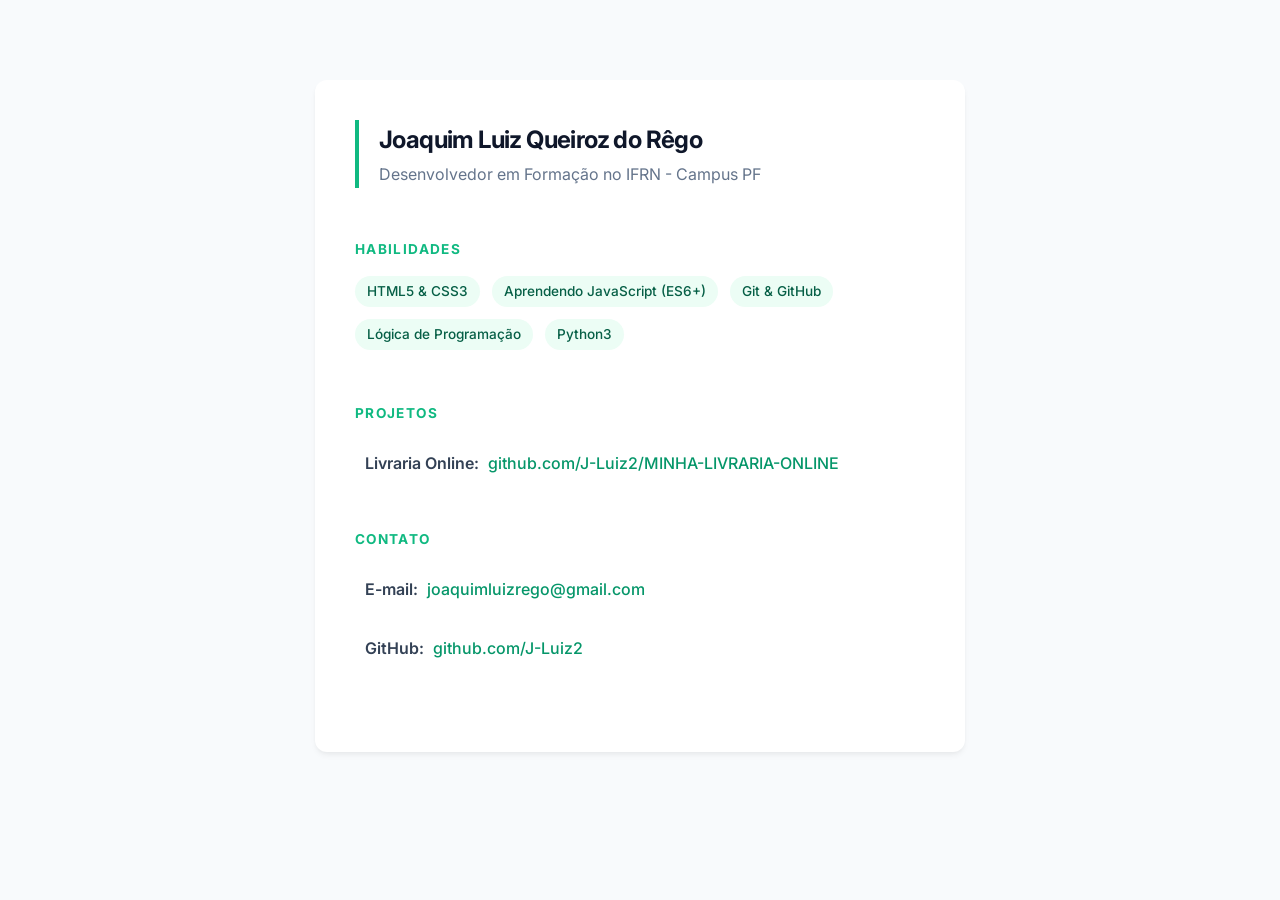
<file: index.html>
<!DOCTYPE html>
<html lang="pt-br">
<head>
    <meta charset="UTF-8">
    <meta name="viewport" content="width=device-width, initial-scale=1.0">
    <title>Portfólio</title>
    <link rel="stylesheet" href="style.css">
</head>
<body>

    <main class="container">
        <header>
            <h1>Joaquim Luiz Queiroz do Rêgo</h1>
            <p class="subtitle">Desenvolvedor em Formação no IFRN - Campus PF</p>
        </header>

        <section>
            <h2>Habilidades</h2>
            <ul class="skills-list">
                <li>HTML5 & CSS3</li>
                <li>Aprendendo JavaScript (ES6+)</li>
                <li>Git & GitHub</li>
                <li>Lógica de Programação</li>
                <li>Python3</li>
            </ul>
        </section>

        <section>
            <h2>Projetos</h2>
            <ul>
                <li>
                    <span class="label">Livraria Online:</span> 
                    <a href="https://github.com/J-Luiz2/MINHA-LIVRARIA-ONLINE" target="_blank">github.com/J-Luiz2/MINHA-LIVRARIA-ONLINE</a>
                </li>
            </ul>
        </section>

        <section>
            <h2>Contato</h2>
            <ul>
                <li>
                    <span class="label">E-mail:</span> 
                    <a href="mailto:joaquimluizrego@gmail.com">joaquimluizrego@gmail.com</a>
                </li>
                <li>
                    <span class="label">GitHub:</span> 
                    <a href="https://github.com/J-Luiz2" target="_blank">github.com/J-Luiz2</a>
                </li>
            </ul>
        </section>
    </main>

</body>
</html>
</file>
<file: style.css>
@import url('https://fonts.googleapis.com/css2?family=Inter:wght@400;500;600;700&display=swap');

* {
    margin: 0;
    padding: 0;
    box-sizing: border-box;
}

body {
    background-color: #f8fafc; 
    color: #334155; 
    font-family: 'Inter', sans-serif;
    line-height: 1.7;
    -webkit-font-smoothing: antialiased;
}


.container {
    max-width: 650px;
    margin: 80px auto;
    padding: 40px;
    background-color: #ffffff; 
    border-radius: 12px;
    box-shadow: 0 4px 6px -1px rgba(0, 0, 0, 0.05), 0 2px 4px -1px rgba(0, 0, 0, 0.03);
}

header {
    margin-bottom: 50px;
    border-left: 4px solid #10b981; 
    padding-left: 20px;
}

h1 {
    font-size: 1.5rem;
    font-weight: 700;
    color: #0f172a;
    letter-spacing: -0.025em;
}

.subtitle {
    color: #64748b;
    font-size: 1rem;
}

section {
    margin-bottom: 40px;
}


h2 {
    font-size: 0.85rem;
    text-transform: uppercase;
    letter-spacing: 0.1em;
    color: #10b981; 
    margin-bottom: 15px;
    font-weight: 700;
}

ul {
    list-style: none;
}

li {
    margin-bottom: 12px;
    font-size: 1rem;
    padding: 10px;
    border-radius: 8px;
    transition: background 0.2s ease;
}


li:hover {
    background-color: #f1f5f9;
}

.label {
    font-weight: 600;
    color: #334155;
    margin-right: 5px;
}


a {
    color: #059669; 
    text-decoration: none;
    font-weight: 500;
    border-bottom: 2px solid transparent;
    transition: all 0.3s ease;
}

a:hover {
    color: #047857;
    border-bottom-color: #10b981;
}

.skills-list li {
    display: inline-block;
    background-color: #ecfdf5;
    color: #065f46;
    margin-right: 8px;
    padding: 4px 12px;
    font-size: 0.85rem;
    border-radius: 20px;
    font-weight: 500;
}

.skills-list li:hover {
    background-color: #d1fae5;
}
</file>
